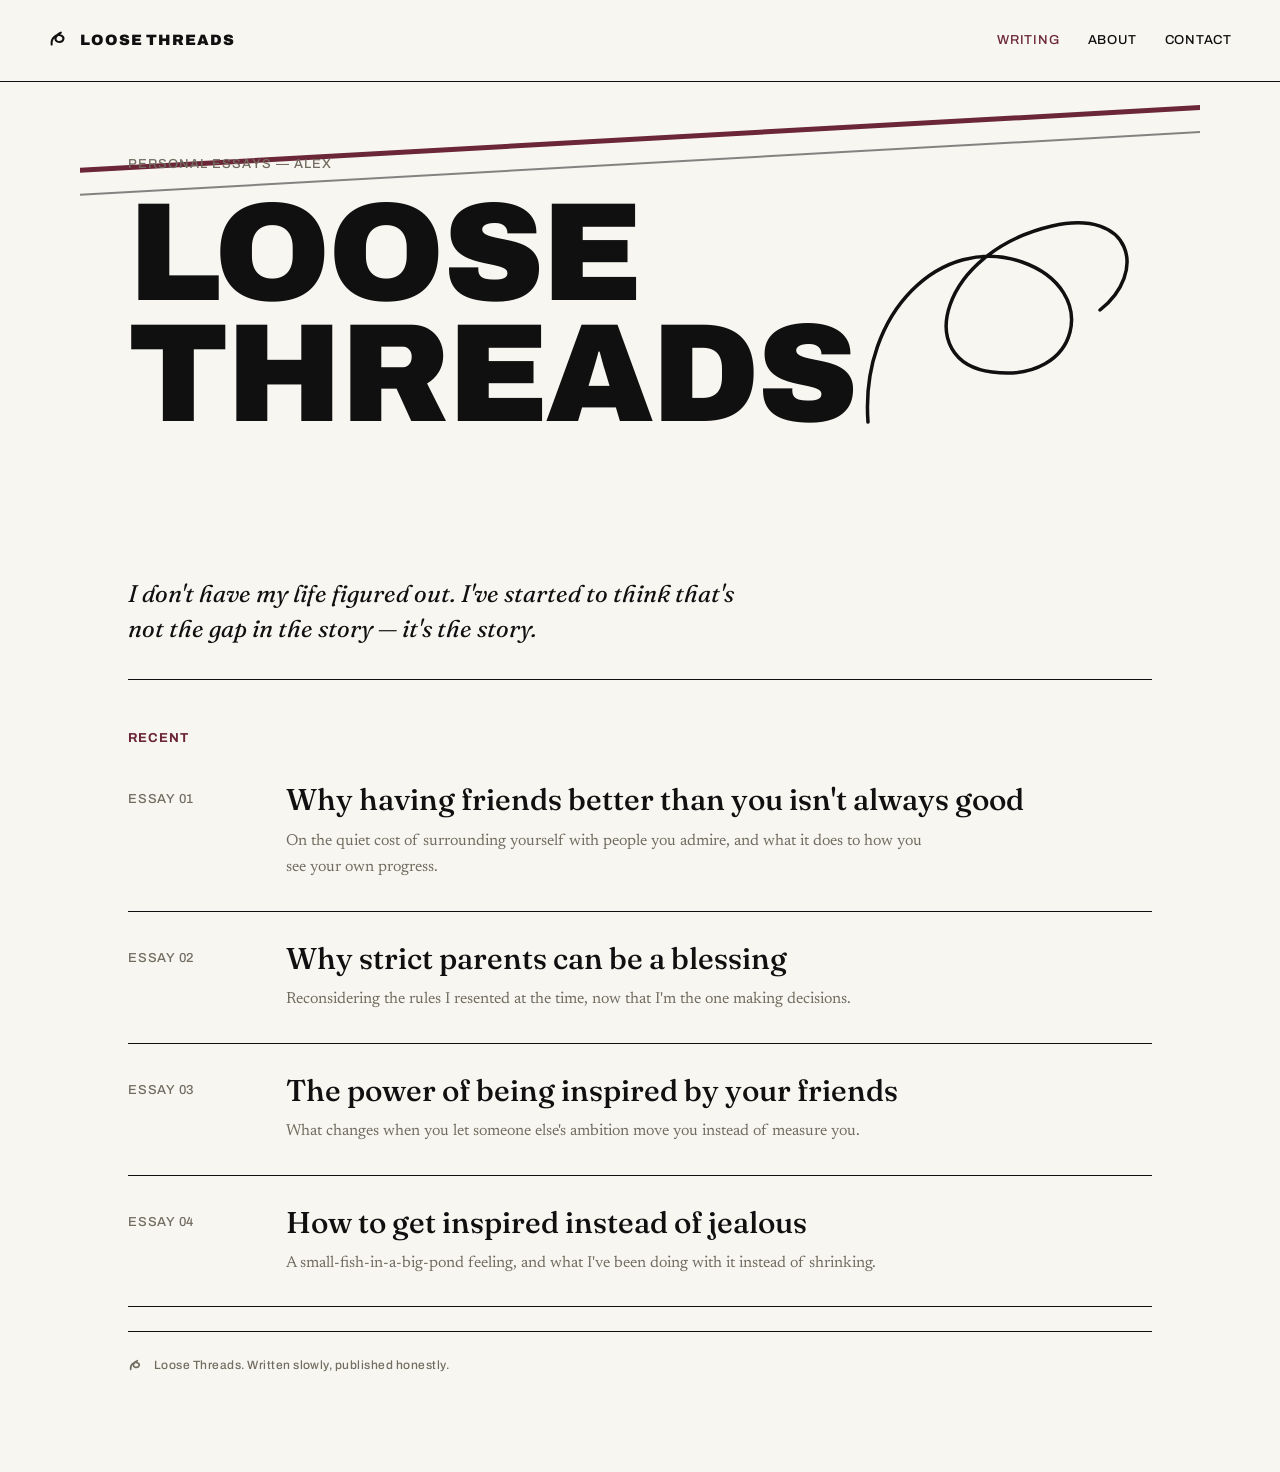
<file: index.html>
<!DOCTYPE html>
<html lang="en">
<head>
<meta charset="UTF-8">
<meta name="viewport" content="width=device-width, initial-scale=1.0">
<title>Loose Threads — writing</title>
<meta name="description" content="Writing on people, uncertainty, and figuring it out.">
<link rel="stylesheet" href="style.css">
</head>
<body>

<div class="topnav">
  <a href="index.html" class="wordmark">
    <svg class="mark" viewBox="0 0 48 48" aria-hidden="true"><path d="M8,34 C6,20 18,10 28,14 C38,18 34,30 22,28 C12,26 16,12 28,8"/></svg>
    Loose Threads
  </a>
  <nav class="primary" aria-label="Primary">
    <a href="index.html" aria-current="page">Writing</a>
    <a href="about.html">About</a>
    <a href="contact.html">Contact</a>
  </nav>
</div>

<div class="wrap ribbon-wrap">
  <div class="ribbon r1"></div>
  <div class="ribbon r2"></div>

  <section class="hero">
    <div>
      <p class="hero-eyebrow">Personal essays &mdash; Alex</p>
      <h1 class="hero-title">LOOSE<br>THREADS</h1>
    </div>
    <div class="hero-art">
      <svg viewBox="0 0 340 340" aria-hidden="true">
        <path d="M56,260 C48,150 130,72 210,100 C290,128 268,222 180,210 C100,200 128,90 240,64 C320,46 336,110 288,148"/>
      </svg>
    </div>
    <p class="hero-line">I don't have my life figured out. I've started to think that's not the gap in the story — it's the story.</p>
  </section>

  <main>
    <p class="section-label">Recent</p>

    <ul class="essay-list">
      <li class="essay-item">
        <span class="essay-date">Essay 01</span>
        <div>
          <h2 class="essay-title"><a href="friends-better-than-you.html">Why having friends better than you isn't always good</a></h2>
          <p class="essay-excerpt">On the quiet cost of surrounding yourself with people you admire, and what it does to how you see your own progress.</p>
        </div>
      </li>

      <li class="essay-item">
        <span class="essay-date">Essay 02</span>
        <div>
          <h2 class="essay-title"><a href="strict-parents.html">Why strict parents can be a blessing</a></h2>
          <p class="essay-excerpt">Reconsidering the rules I resented at the time, now that I'm the one making decisions.</p>
        </div>
      </li>

      <li class="essay-item">
        <span class="essay-date">Essay 03</span>
        <div>
          <h2 class="essay-title"><a href="inspired-by-friends.html">The power of being inspired by your friends</a></h2>
          <p class="essay-excerpt">What changes when you let someone else's ambition move you instead of measure you.</p>
        </div>
      </li>

      <li class="essay-item">
        <span class="essay-date">Essay 04</span>
        <div>
          <h2 class="essay-title"><a href="inspired-not-jealous.html">How to get inspired instead of jealous</a></h2>
          <p class="essay-excerpt">A small-fish-in-a-big-pond feeling, and what I've been doing with it instead of shrinking.</p>
        </div>
      </li>
    </ul>

    <footer class="site-footer">
      <svg class="mark" viewBox="0 0 48 48" aria-hidden="true"><path d="M8,34 C6,20 18,10 28,14 C38,18 34,30 22,28 C12,26 16,12 28,8"/></svg>
      Loose Threads. Written slowly, published honestly.
    </footer>
  </main>

</div>
</body>
</html>
</file>
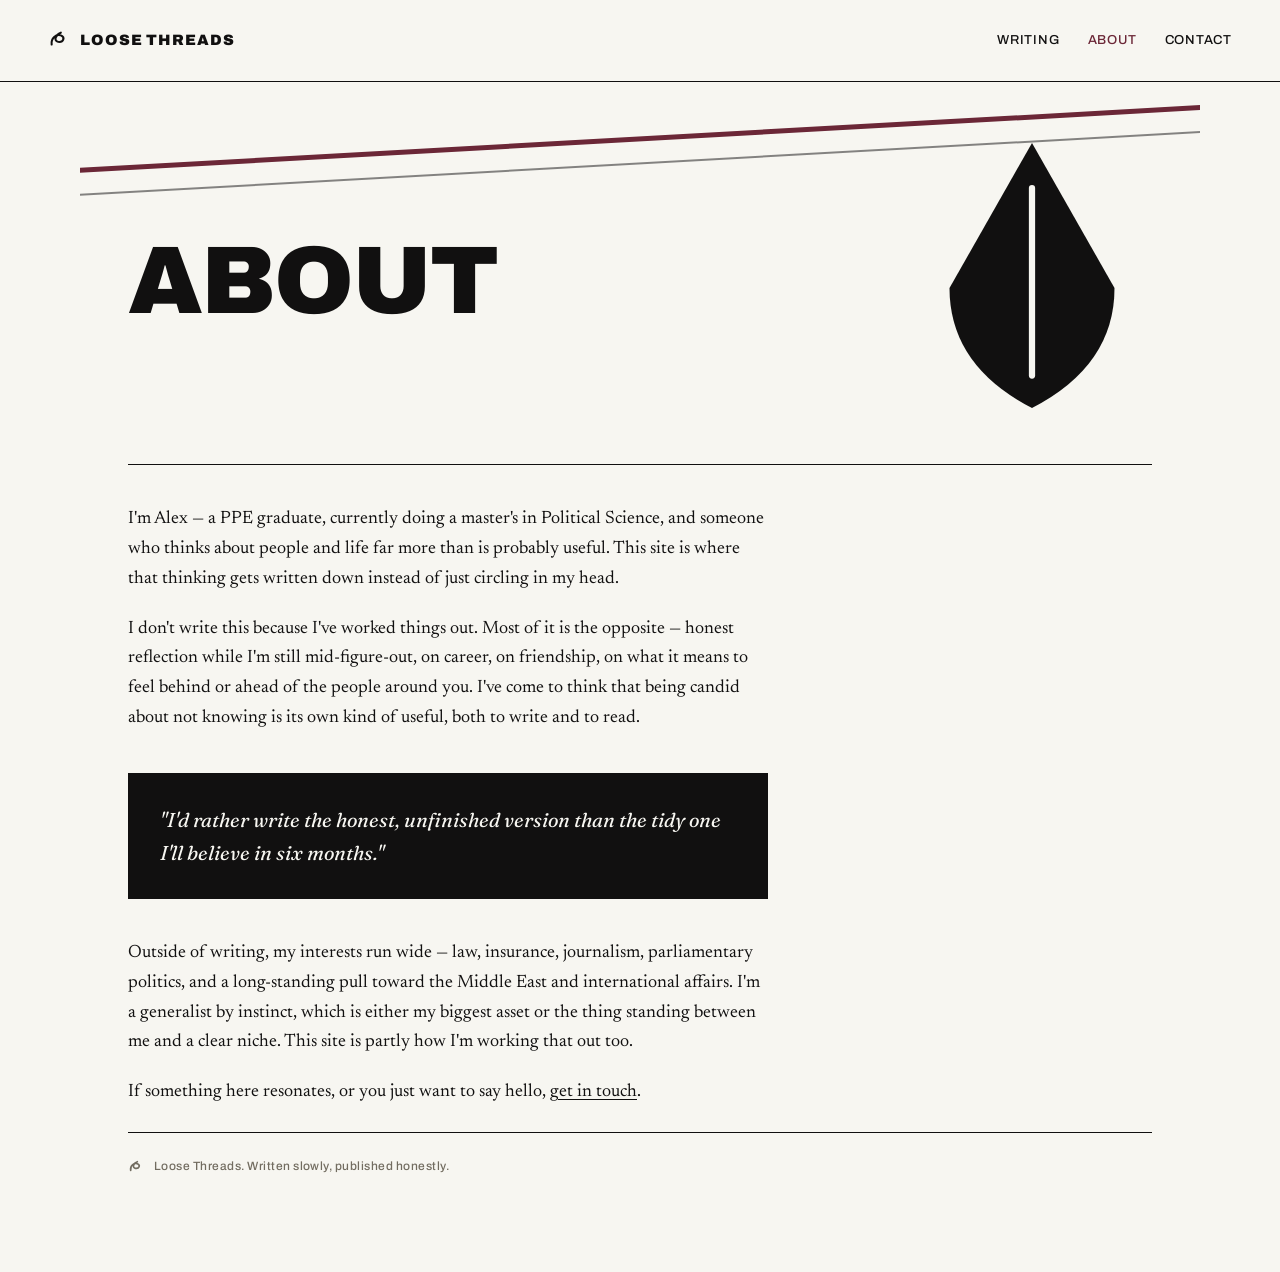
<file: about.html>
<!DOCTYPE html>
<html lang="en">
<head>
<meta charset="UTF-8">
<meta name="viewport" content="width=device-width, initial-scale=1.0">
<title>About — Loose Threads</title>
<link rel="stylesheet" href="style.css">
</head>
<body>

<div class="topnav">
  <a href="index.html" class="wordmark">
    <svg class="mark" viewBox="0 0 48 48" aria-hidden="true"><path d="M8,34 C6,20 18,10 28,14 C38,18 34,30 22,28 C12,26 16,12 28,8"/></svg>
    Loose Threads
  </a>
  <nav class="primary" aria-label="Primary">
    <a href="index.html">Writing</a>
    <a href="about.html" aria-current="page">About</a>
    <a href="contact.html">Contact</a>
  </nav>
</div>

<div class="wrap ribbon-wrap">
  <div class="ribbon r1"></div>
  <div class="ribbon r2"></div>

  <div class="page-header">
    <h1 class="page-title">ABOUT</h1>
    <div class="page-art">
      <svg viewBox="0 0 160 220" aria-hidden="true">
        <path class="nib-fill" d="M80,4 L146,120 Q146,182 80,216 Q14,182 14,120 Z"/>
        <path class="nib-slit" d="M80,40 L80,190"/>
      </svg>
    </div>
  </div>

  <main>
    <div class="about-body">
      <p>I'm Alex — a PPE graduate, currently doing a master's in Political Science, and someone who thinks about people and life far more than is probably useful. This site is where that thinking gets written down instead of just circling in my head.</p>

      <p>I don't write this because I've worked things out. Most of it is the opposite — honest reflection while I'm still mid-figure-out, on career, on friendship, on what it means to feel behind or ahead of the people around you. I've come to think that being candid about not knowing is its own kind of useful, both to write and to read.</p>

      <div class="pull-panel">
        <p>"I'd rather write the honest, unfinished version than the tidy one I'll believe in six months."</p>
      </div>

      <p>Outside of writing, my interests run wide — law, insurance, journalism, parliamentary politics, and a long-standing pull toward the Middle East and international affairs. I'm a generalist by instinct, which is either my biggest asset or the thing standing between me and a clear niche. This site is partly how I'm working that out too.</p>

      <p>If something here resonates, or you just want to say hello, <a href="contact.html">get in touch</a>.</p>
    </div>

    <footer class="site-footer">
      <svg class="mark" viewBox="0 0 48 48" aria-hidden="true"><path d="M8,34 C6,20 18,10 28,14 C38,18 34,30 22,28 C12,26 16,12 28,8"/></svg>
      Loose Threads. Written slowly, published honestly.
    </footer>
  </main>
</div>
</body>
</html>
</file>
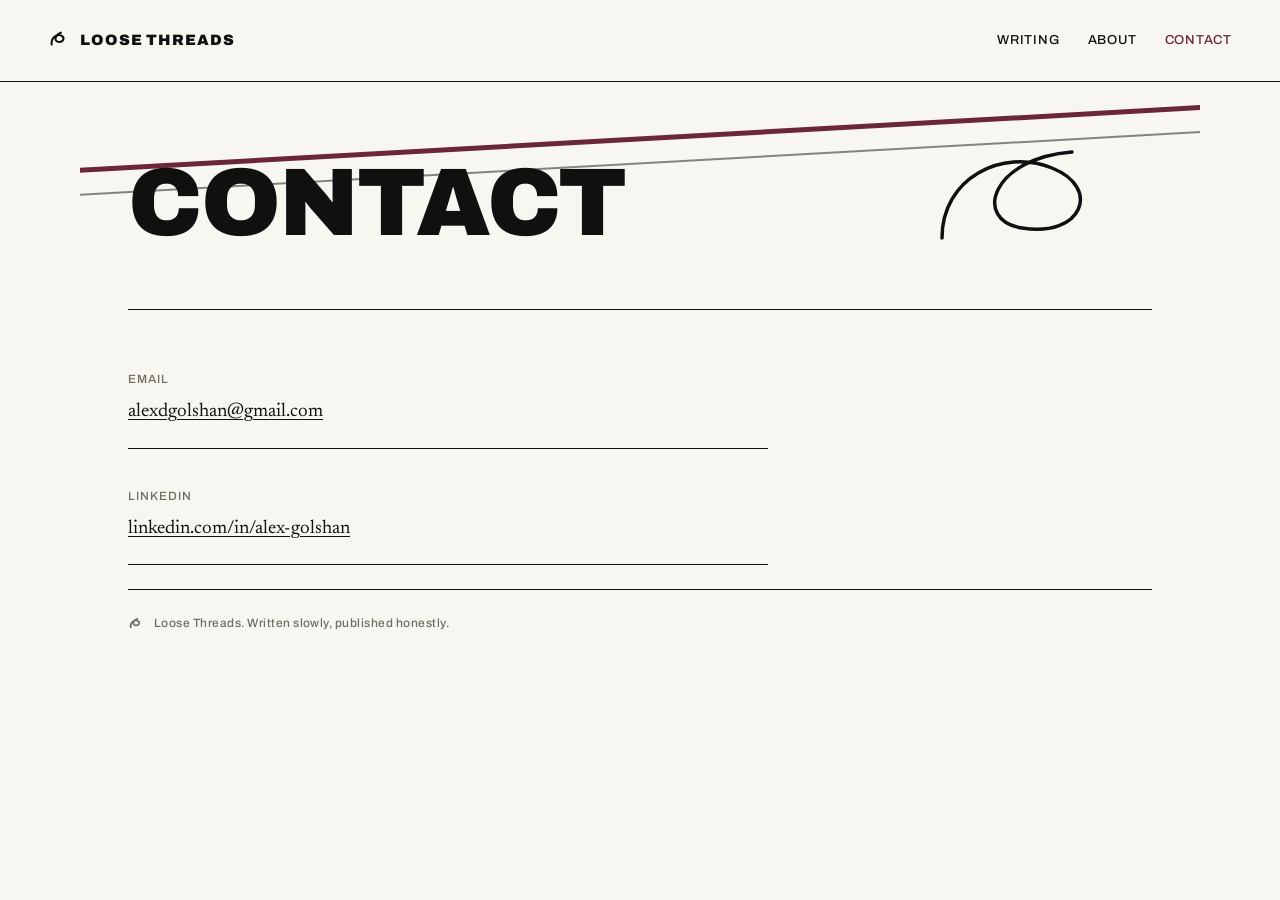
<file: contact.html>
<!DOCTYPE html>
<html lang="en">
<head>
<meta charset="UTF-8">
<meta name="viewport" content="width=device-width, initial-scale=1.0">
<title>Contact — Loose Threads</title>
<link rel="stylesheet" href="style.css">
</head>
<body>

<div class="topnav">
  <a href="index.html" class="wordmark">
    <svg class="mark" viewBox="0 0 48 48" aria-hidden="true"><path d="M8,34 C6,20 18,10 28,14 C38,18 34,30 22,28 C12,26 16,12 28,8"/></svg>
    Loose Threads
  </a>
  <nav class="primary" aria-label="Primary">
    <a href="index.html">Writing</a>
    <a href="about.html">About</a>
    <a href="contact.html" aria-current="page">Contact</a>
  </nav>
</div>

<div class="wrap ribbon-wrap">
  <div class="ribbon r1"></div>
  <div class="ribbon r2"></div>

  <div class="page-header">
    <h1 class="page-title">CONTACT</h1>
    <div class="page-art">
      <svg viewBox="0 0 200 120" aria-hidden="true">
        <path d="M10,100 C10,40 70,10 120,30 C170,50 150,100 90,90 C40,82 60,20 140,14"/>
      </svg>
    </div>
  </div>

  <main>
    <div class="contact-block">
      <p class="contact-line"><span class="label">Email</span><a href="mailto:alexdgolshan@gmail.com">alexdgolshan@gmail.com</a></p>
      <p class="contact-line"><span class="label">LinkedIn</span><a href="https://www.linkedin.com/in/alex-golshan-40aa69221" target="_blank" rel="noopener">linkedin.com/in/alex-golshan</a></p>
    </div>

    <footer class="site-footer">
      <svg class="mark" viewBox="0 0 48 48" aria-hidden="true"><path d="M8,34 C6,20 18,10 28,14 C38,18 34,30 22,28 C12,26 16,12 28,8"/></svg>
      Loose Threads. Written slowly, published honestly.
    </footer>
  </main>
</div>
</body>
</html>
</file>
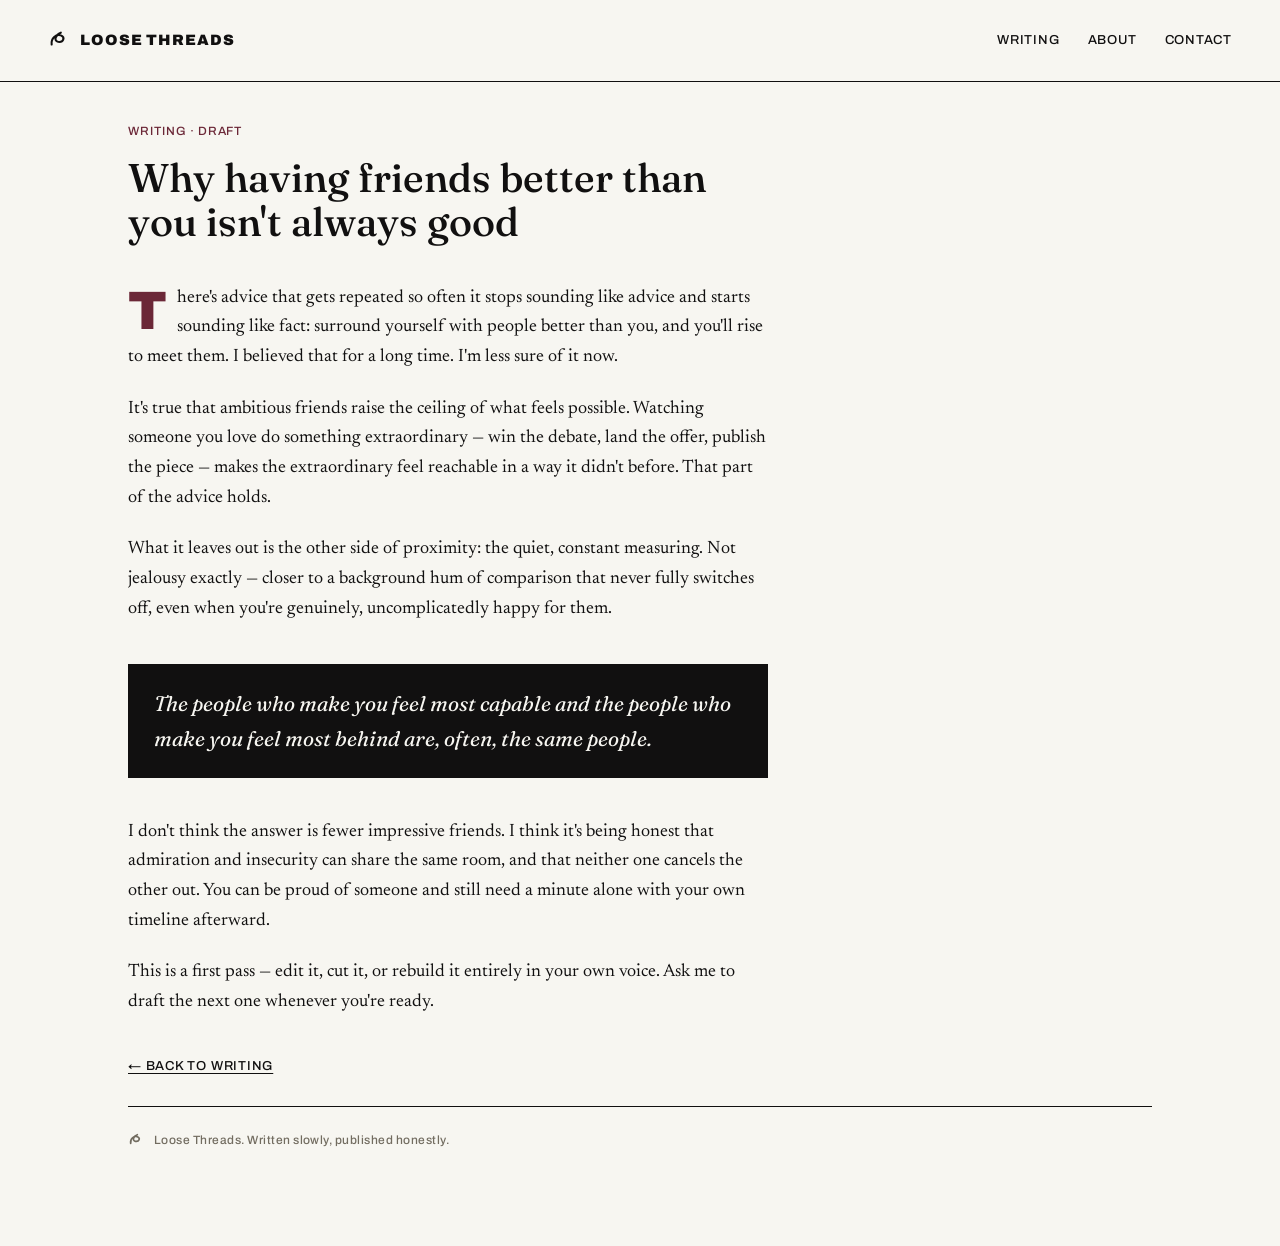
<file: friends-better-than-you.html>
<!DOCTYPE html>
<html lang="en">
<head>
<meta charset="UTF-8">
<meta name="viewport" content="width=device-width, initial-scale=1.0">
<title>Why having friends better than you isn't always good — Loose Threads</title>
<link rel="stylesheet" href="style.css">
</head>
<body>

<div class="topnav">
  <a href="index.html" class="wordmark">
    <svg class="mark" viewBox="0 0 48 48" aria-hidden="true"><path d="M8,34 C6,20 18,10 28,14 C38,18 34,30 22,28 C12,26 16,12 28,8"/></svg>
    Loose Threads
  </a>
  <nav class="primary" aria-label="Primary">
    <a href="index.html">Writing</a>
    <a href="about.html">About</a>
    <a href="contact.html">Contact</a>
  </nav>
</div>

<div class="wrap">
  <main>
    <div class="essay-header">
      <p class="essay-meta">Writing &middot; Draft</p>
      <h1 class="essay-h1">Why having friends better than you isn't always good</h1>
    </div>

    <div class="essay-body">
      <p>There's advice that gets repeated so often it stops sounding like advice and starts sounding like fact: surround yourself with people better than you, and you'll rise to meet them. I believed that for a long time. I'm less sure of it now.</p>

      <p>It's true that ambitious friends raise the ceiling of what feels possible. Watching someone you love do something extraordinary — win the debate, land the offer, publish the piece — makes the extraordinary feel reachable in a way it didn't before. That part of the advice holds.</p>

      <p>What it leaves out is the other side of proximity: the quiet, constant measuring. Not jealousy exactly — closer to a background hum of comparison that never fully switches off, even when you're genuinely, uncomplicatedly happy for them.</p>

      <blockquote>The people who make you feel most capable and the people who make you feel most behind are, often, the same people.</blockquote>

      <p>I don't think the answer is fewer impressive friends. I think it's being honest that admiration and insecurity can share the same room, and that neither one cancels the other out. You can be proud of someone and still need a minute alone with your own timeline afterward.</p>

      <p>This is a first pass — edit it, cut it, or rebuild it entirely in your own voice. Ask me to draft the next one whenever you're ready.</p>
    </div>

    <a class="back-link" href="index.html">&larr; Back to writing</a>

    <footer class="site-footer">
      <svg class="mark" viewBox="0 0 48 48" aria-hidden="true"><path d="M8,34 C6,20 18,10 28,14 C38,18 34,30 22,28 C12,26 16,12 28,8"/></svg>
      Loose Threads. Written slowly, published honestly.
    </footer>
  </main>
</div>
</body>
</html>
</file>
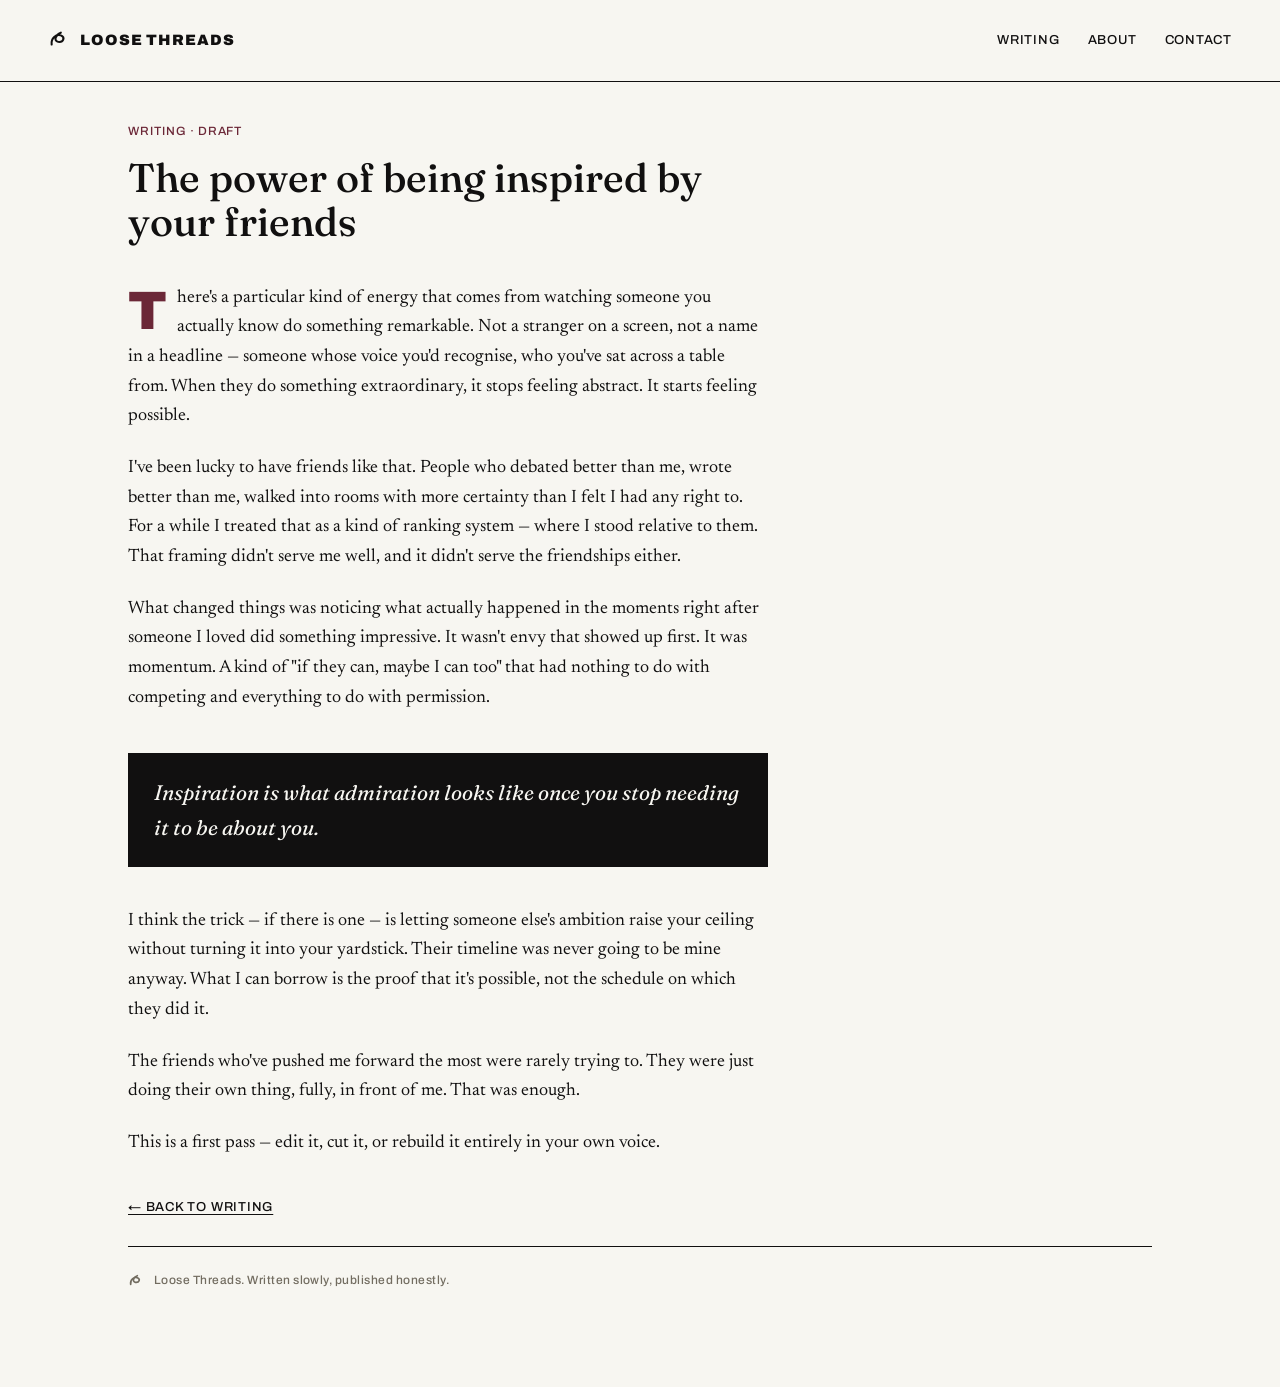
<file: inspired-by-friends.html>
<!DOCTYPE html>
<html lang="en">
<head>
<meta charset="UTF-8">
<meta name="viewport" content="width=device-width, initial-scale=1.0">
<title>The power of being inspired by your friends — Loose Threads</title>
<link rel="stylesheet" href="style.css">
</head>
<body>

<div class="topnav">
  <a href="index.html" class="wordmark">
    <svg class="mark" viewBox="0 0 48 48" aria-hidden="true"><path d="M8,34 C6,20 18,10 28,14 C38,18 34,30 22,28 C12,26 16,12 28,8"/></svg>
    Loose Threads
  </a>
  <nav class="primary" aria-label="Primary">
    <a href="index.html">Writing</a>
    <a href="about.html">About</a>
    <a href="contact.html">Contact</a>
  </nav>
</div>

<div class="wrap">
  <main>
    <div class="essay-header">
      <p class="essay-meta">Writing &middot; Draft</p>
      <h1 class="essay-h1">The power of being inspired by your friends</h1>
    </div>

    <div class="essay-body">
      <p>There's a particular kind of energy that comes from watching someone you actually know do something remarkable. Not a stranger on a screen, not a name in a headline — someone whose voice you'd recognise, who you've sat across a table from. When they do something extraordinary, it stops feeling abstract. It starts feeling possible.</p>

      <p>I've been lucky to have friends like that. People who debated better than me, wrote better than me, walked into rooms with more certainty than I felt I had any right to. For a while I treated that as a kind of ranking system — where I stood relative to them. That framing didn't serve me well, and it didn't serve the friendships either.</p>

      <p>What changed things was noticing what actually happened in the moments right after someone I loved did something impressive. It wasn't envy that showed up first. It was momentum. A kind of "if they can, maybe I can too" that had nothing to do with competing and everything to do with permission.</p>

      <blockquote>Inspiration is what admiration looks like once you stop needing it to be about you.</blockquote>

      <p>I think the trick — if there is one — is letting someone else's ambition raise your ceiling without turning it into your yardstick. Their timeline was never going to be mine anyway. What I can borrow is the proof that it's possible, not the schedule on which they did it.</p>

      <p>The friends who've pushed me forward the most were rarely trying to. They were just doing their own thing, fully, in front of me. That was enough.</p>

      <p>This is a first pass — edit it, cut it, or rebuild it entirely in your own voice.</p>
    </div>

    <a class="back-link" href="index.html">&larr; Back to writing</a>

    <footer class="site-footer">
      <svg class="mark" viewBox="0 0 48 48" aria-hidden="true"><path d="M8,34 C6,20 18,10 28,14 C38,18 34,30 22,28 C12,26 16,12 28,8"/></svg>
      Loose Threads. Written slowly, published honestly.
    </footer>
  </main>
</div>
</body>
</html>
</file>
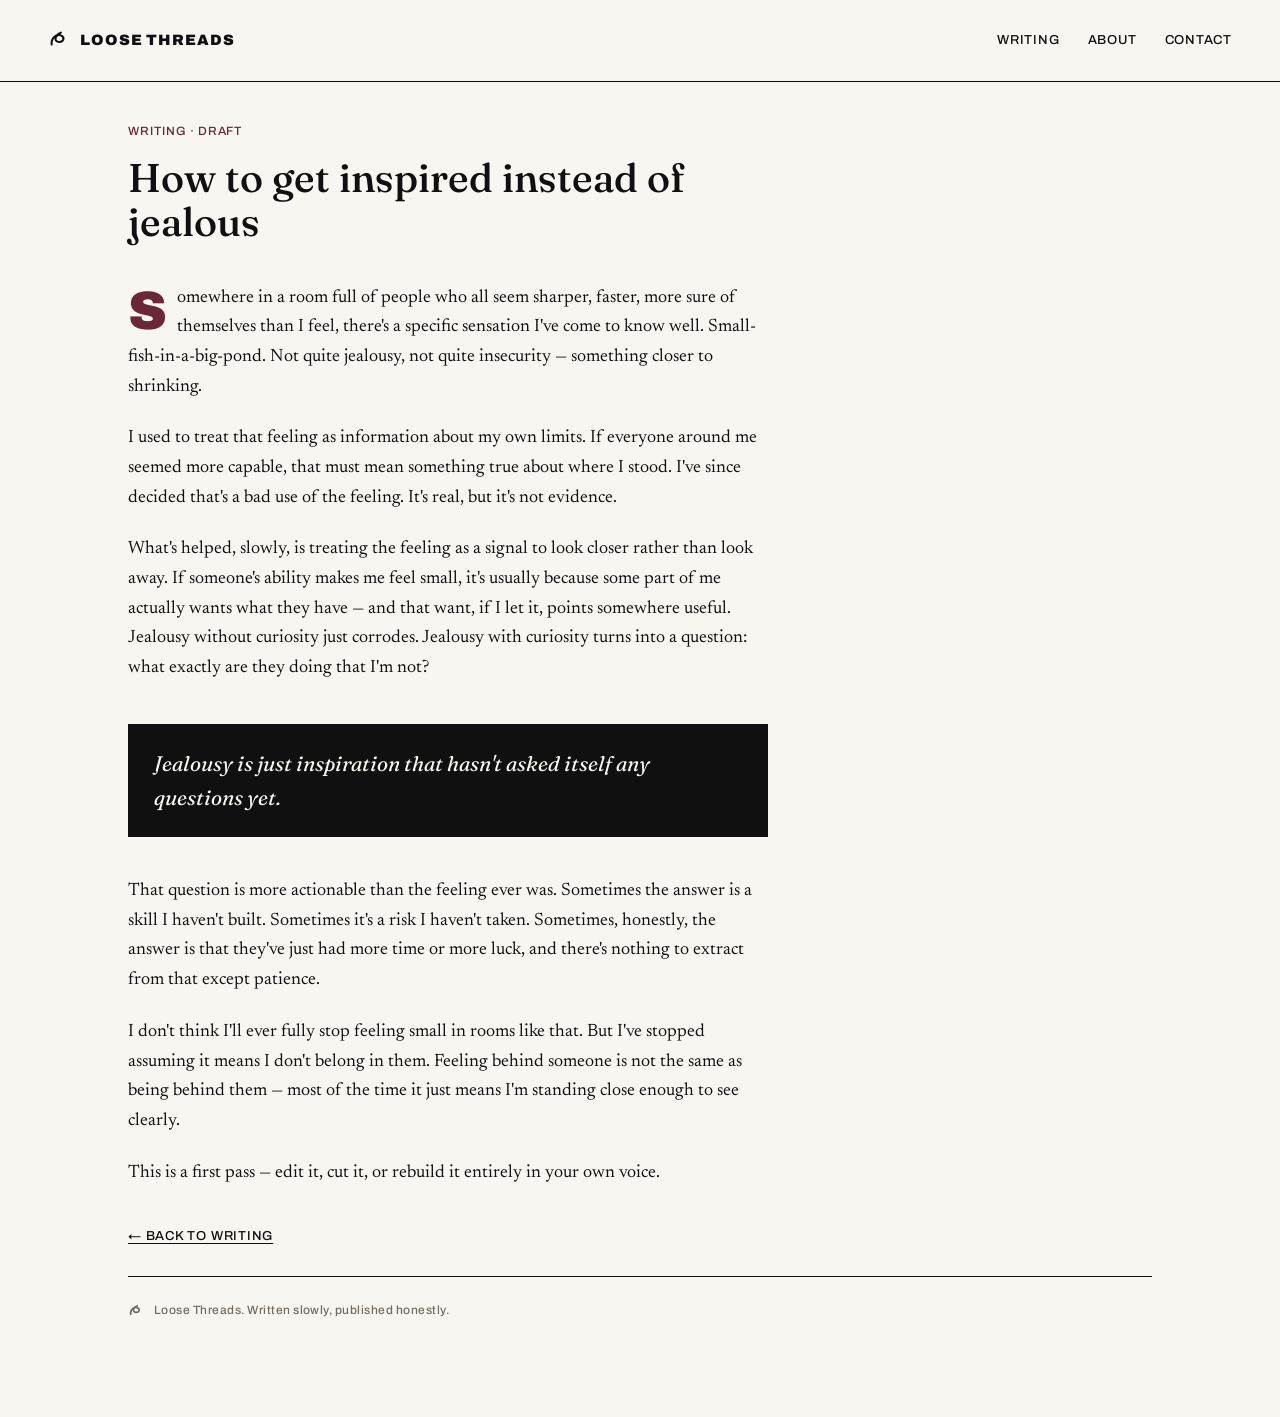
<file: inspired-not-jealous.html>
<!DOCTYPE html>
<html lang="en">
<head>
<meta charset="UTF-8">
<meta name="viewport" content="width=device-width, initial-scale=1.0">
<title>How to get inspired instead of jealous — Loose Threads</title>
<link rel="stylesheet" href="style.css">
</head>
<body>

<div class="topnav">
  <a href="index.html" class="wordmark">
    <svg class="mark" viewBox="0 0 48 48" aria-hidden="true"><path d="M8,34 C6,20 18,10 28,14 C38,18 34,30 22,28 C12,26 16,12 28,8"/></svg>
    Loose Threads
  </a>
  <nav class="primary" aria-label="Primary">
    <a href="index.html">Writing</a>
    <a href="about.html">About</a>
    <a href="contact.html">Contact</a>
  </nav>
</div>

<div class="wrap">
  <main>
    <div class="essay-header">
      <p class="essay-meta">Writing &middot; Draft</p>
      <h1 class="essay-h1">How to get inspired instead of jealous</h1>
    </div>

    <div class="essay-body">
      <p>Somewhere in a room full of people who all seem sharper, faster, more sure of themselves than I feel, there's a specific sensation I've come to know well. Small-fish-in-a-big-pond. Not quite jealousy, not quite insecurity — something closer to shrinking.</p>

      <p>I used to treat that feeling as information about my own limits. If everyone around me seemed more capable, that must mean something true about where I stood. I've since decided that's a bad use of the feeling. It's real, but it's not evidence.</p>

      <p>What's helped, slowly, is treating the feeling as a signal to look closer rather than look away. If someone's ability makes me feel small, it's usually because some part of me actually wants what they have — and that want, if I let it, points somewhere useful. Jealousy without curiosity just corrodes. Jealousy with curiosity turns into a question: what exactly are they doing that I'm not?</p>

      <blockquote>Jealousy is just inspiration that hasn't asked itself any questions yet.</blockquote>

      <p>That question is more actionable than the feeling ever was. Sometimes the answer is a skill I haven't built. Sometimes it's a risk I haven't taken. Sometimes, honestly, the answer is that they've just had more time or more luck, and there's nothing to extract from that except patience.</p>

      <p>I don't think I'll ever fully stop feeling small in rooms like that. But I've stopped assuming it means I don't belong in them. Feeling behind someone is not the same as being behind them — most of the time it just means I'm standing close enough to see clearly.</p>

      <p>This is a first pass — edit it, cut it, or rebuild it entirely in your own voice.</p>
    </div>

    <a class="back-link" href="index.html">&larr; Back to writing</a>

    <footer class="site-footer">
      <svg class="mark" viewBox="0 0 48 48" aria-hidden="true"><path d="M8,34 C6,20 18,10 28,14 C38,18 34,30 22,28 C12,26 16,12 28,8"/></svg>
      Loose Threads. Written slowly, published honestly.
    </footer>
  </main>
</div>
</body>
</html>
</file>
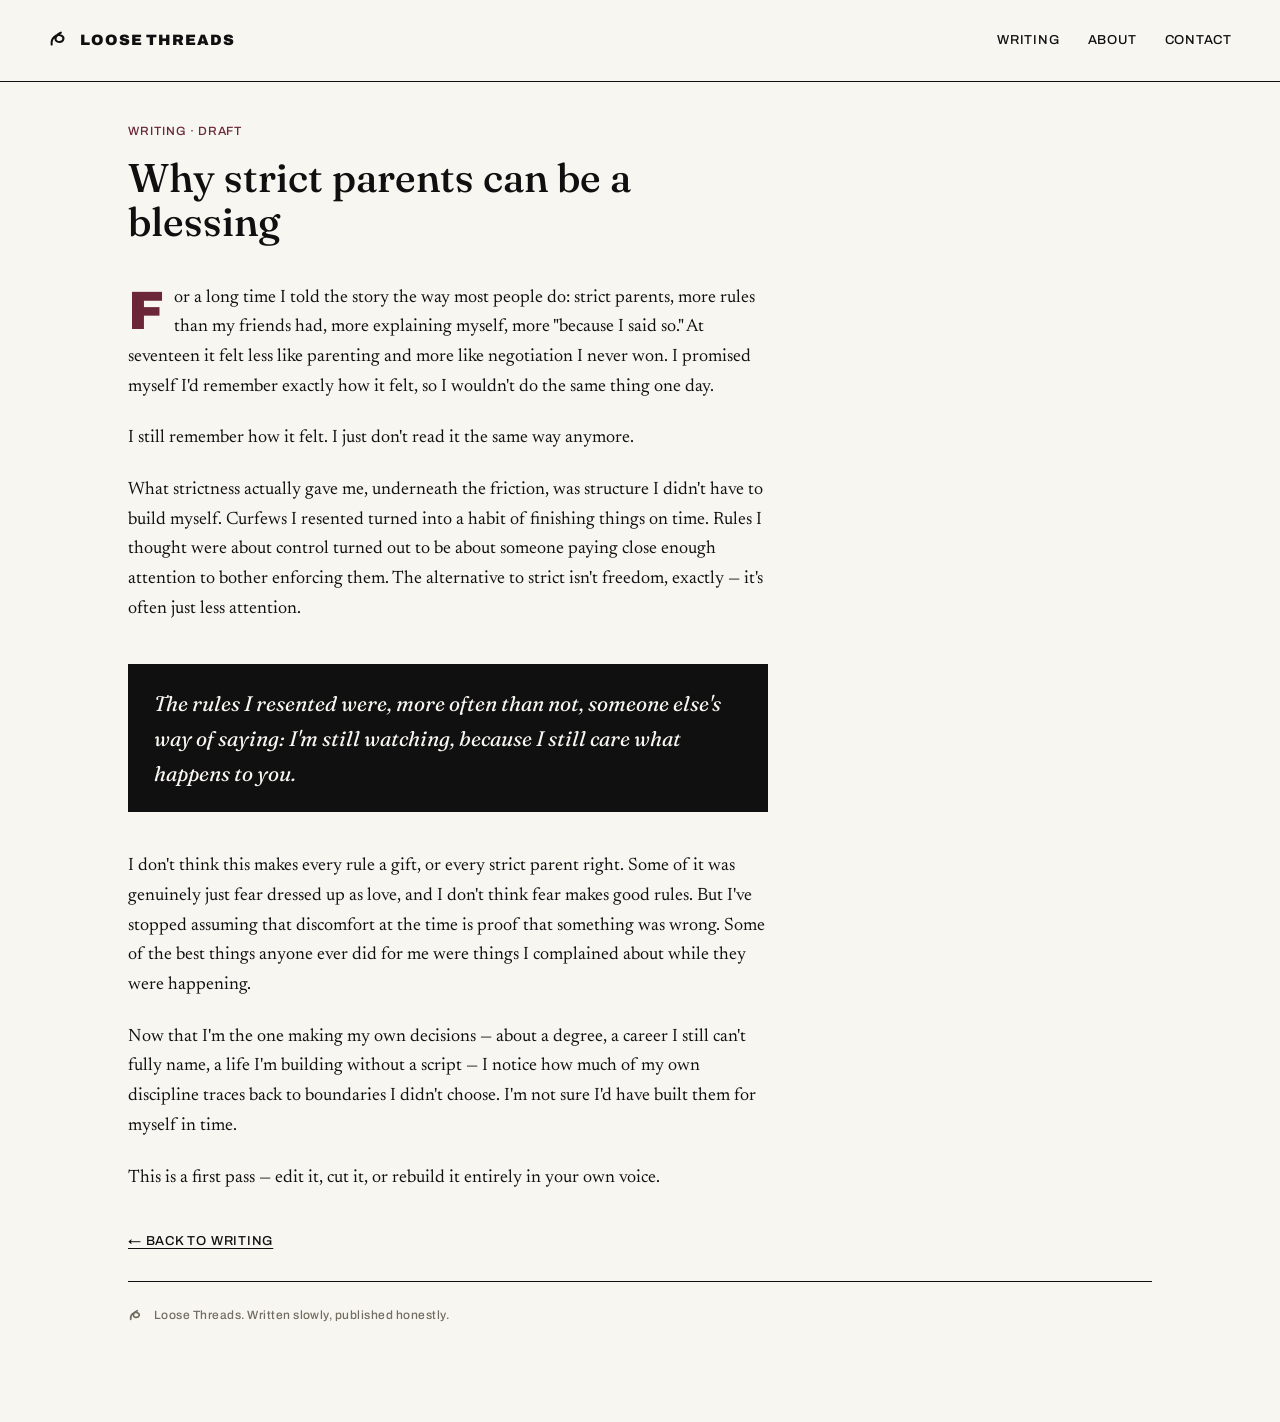
<file: strict-parents.html>
<!DOCTYPE html>
<html lang="en">
<head>
<meta charset="UTF-8">
<meta name="viewport" content="width=device-width, initial-scale=1.0">
<title>Why strict parents can be a blessing — Loose Threads</title>
<link rel="stylesheet" href="style.css">
</head>
<body>

<div class="topnav">
  <a href="index.html" class="wordmark">
    <svg class="mark" viewBox="0 0 48 48" aria-hidden="true"><path d="M8,34 C6,20 18,10 28,14 C38,18 34,30 22,28 C12,26 16,12 28,8"/></svg>
    Loose Threads
  </a>
  <nav class="primary" aria-label="Primary">
    <a href="index.html">Writing</a>
    <a href="about.html">About</a>
    <a href="contact.html">Contact</a>
  </nav>
</div>

<div class="wrap">
  <main>
    <div class="essay-header">
      <p class="essay-meta">Writing &middot; Draft</p>
      <h1 class="essay-h1">Why strict parents can be a blessing</h1>
    </div>

    <div class="essay-body">
      <p>For a long time I told the story the way most people do: strict parents, more rules than my friends had, more explaining myself, more "because I said so." At seventeen it felt less like parenting and more like negotiation I never won. I promised myself I'd remember exactly how it felt, so I wouldn't do the same thing one day.</p>

      <p>I still remember how it felt. I just don't read it the same way anymore.</p>

      <p>What strictness actually gave me, underneath the friction, was structure I didn't have to build myself. Curfews I resented turned into a habit of finishing things on time. Rules I thought were about control turned out to be about someone paying close enough attention to bother enforcing them. The alternative to strict isn't freedom, exactly — it's often just less attention.</p>

      <blockquote>The rules I resented were, more often than not, someone else's way of saying: I'm still watching, because I still care what happens to you.</blockquote>

      <p>I don't think this makes every rule a gift, or every strict parent right. Some of it was genuinely just fear dressed up as love, and I don't think fear makes good rules. But I've stopped assuming that discomfort at the time is proof that something was wrong. Some of the best things anyone ever did for me were things I complained about while they were happening.</p>

      <p>Now that I'm the one making my own decisions — about a degree, a career I still can't fully name, a life I'm building without a script — I notice how much of my own discipline traces back to boundaries I didn't choose. I'm not sure I'd have built them for myself in time.</p>

      <p>This is a first pass — edit it, cut it, or rebuild it entirely in your own voice.</p>
    </div>

    <a class="back-link" href="index.html">&larr; Back to writing</a>

    <footer class="site-footer">
      <svg class="mark" viewBox="0 0 48 48" aria-hidden="true"><path d="M8,34 C6,20 18,10 28,14 C38,18 34,30 22,28 C12,26 16,12 28,8"/></svg>
      Loose Threads. Written slowly, published honestly.
    </footer>
  </main>
</div>
</body>
</html>
</file>
<file: style.css>
/* Loose Threads — editorial design system v3 */

@import url('https://fonts.googleapis.com/css2?family=Archivo:wght@500;700;900&family=Fraunces:ital,opsz,wght@0,9..144,500;1,9..144,400;1,9..144,500&family=Newsreader:ital,wght@0,400;0,500;1,400&display=swap');

:root{
  --ink: #111010;
  --paper: #F7F6F1;
  --wine: #6B2737;
  --grey: #726C60;
  --rule: #111010;
  --max: 640px;
}

*{ box-sizing: border-box; }
html{ scroll-behavior: smooth; }

@media (prefers-reduced-motion: reduce){
  html{ scroll-behavior: auto; }
  *{ animation-duration: 0.01ms !important; transition-duration: 0.01ms !important; }
}

body{
  margin: 0;
  background: var(--paper);
  color: var(--ink);
  font-family: 'Newsreader', Georgia, serif;
  font-size: 18px;
  line-height: 1.65;
  -webkit-font-smoothing: antialiased;
}

a{ color: var(--ink); text-decoration-thickness: 1px; text-underline-offset: 3px; }
a:hover{ color: var(--wine); }
a:focus-visible, button:focus-visible{ outline: 2px solid var(--wine); outline-offset: 3px; }

/* Top navigation */
.topnav{
  display: flex;
  align-items: center;
  justify-content: space-between;
  padding: 28px 48px;
  border-bottom: 1px solid var(--rule);
}
@media (max-width: 640px){
  .topnav{ padding: 22px 20px; flex-wrap: wrap; gap: 14px; }
}
.wordmark{
  display: inline-flex;
  align-items: center;
  gap: 10px;
  font-family: 'Archivo', sans-serif;
  font-weight: 900;
  font-size: 15px;
  letter-spacing: 0.06em;
  text-transform: uppercase;
  color: var(--ink);
  text-decoration: none;
}
.mark{ width: 22px; height: 22px; flex-shrink: 0; }
.mark path{ fill: none; stroke: var(--ink); stroke-width: 4.5; stroke-linecap: round; }
.wordmark:hover .mark path{ stroke: var(--wine); }
nav.primary{ display: flex; gap: 28px; }
nav.primary a{
  font-family: 'Archivo', sans-serif;
  font-weight: 500;
  font-size: 13px;
  letter-spacing: 0.06em;
  text-transform: uppercase;
  color: var(--ink);
  text-decoration: none;
}
nav.primary a[aria-current="page"]{ color: var(--wine); }
nav.primary a:hover{ color: var(--wine); }

.wrap{ max-width: 1120px; margin: 0 auto; padding: 0 48px; }
@media (max-width: 640px){ .wrap{ padding: 0 20px; } }

/* Diagonal thread ribbon — the recurring brand device */
.ribbon-wrap{ position: relative; overflow: hidden; }
.ribbon{
  position: absolute;
  left: -10%;
  width: 120%;
  height: 5px;
  background: var(--wine);
  transform-origin: left center;
}
.ribbon.r1{ top: 92px; transform: rotate(-3.2deg); }
.ribbon.r2{ top: 118px; height: 2px; background: var(--ink); transform: rotate(-3.2deg); opacity: 0.5; }
@media (max-width: 640px){
  .ribbon.r1{ top: 118px; }
  .ribbon.r2{ top: 138px; }
}

/* Homepage hero */
.hero{
  position: relative;
  padding: 72px 0 0;
  border-bottom: 1px solid var(--rule);
  display: grid;
  grid-template-columns: minmax(0,1fr) 340px;
  gap: 24px;
  align-items: start;
}
@media (max-width: 900px){
  .hero{ grid-template-columns: 1fr; padding-bottom: 24px; }
}
.hero-eyebrow{
  font-family: 'Archivo', sans-serif;
  font-weight: 500;
  font-size: 13px;
  letter-spacing: 0.08em;
  text-transform: uppercase;
  color: var(--grey);
  margin: 0 0 18px 0;
  position: relative;
  z-index: 2;
}
.hero-title{
  font-family: 'Archivo', sans-serif;
  font-weight: 900;
  font-size: clamp(64px, 11vw, 140px);
  line-height: 0.86;
  letter-spacing: -0.02em;
  margin: 0;
  color: var(--ink);
  animation: settle 0.5s ease-out;
  position: relative;
  z-index: 2;
}
@keyframes settle{
  from{ opacity: 0; transform: translateY(8px); }
  to{ opacity: 1; transform: translateY(0); }
}

.hero-art{
  position: relative;
  z-index: 1;
  padding-top: 8px;
}
.hero-art svg{ width: 100%; height: auto; max-width: 340px; }
.hero-art path{ fill: none; stroke: var(--ink); stroke-width: 3.5; stroke-linecap: round; stroke-linejoin: round; }
@media (max-width: 900px){
  .hero-art{ max-width: 220px; margin: 8px 0 0; opacity: 0.9; }
}

.hero-line{
  font-family: 'Fraunces', Georgia, serif;
  font-style: italic;
  font-weight: 400;
  font-size: 24px;
  line-height: 1.45;
  max-width: var(--max);
  margin: 40px 0 32px 0;
  color: var(--ink);
  position: relative;
  z-index: 2;
  grid-column: 1 / -1;
}

/* Section label */
.section-label{
  font-family: 'Archivo', sans-serif;
  font-weight: 700;
  font-size: 13px;
  letter-spacing: 0.08em;
  text-transform: uppercase;
  color: var(--wine);
  margin: 48px 0 4px 0;
}

/* Writing index */
.essay-list{ list-style: none; margin: 0; padding: 0; }
.essay-item{
  padding: 30px 0;
  border-bottom: 1px solid var(--rule);
  display: grid;
  grid-template-columns: 130px minmax(0,1fr);
  gap: 28px;
  transition: opacity 0.15s ease;
}
.essay-item:hover{ opacity: 0.6; }
@media (max-width: 620px){
  .essay-item{ grid-template-columns: 1fr; gap: 6px; }
}
.essay-date{
  font-family: 'Archivo', sans-serif;
  font-weight: 500;
  font-size: 13px;
  letter-spacing: 0.06em;
  text-transform: uppercase;
  color: var(--grey);
  padding-top: 6px;
}
.essay-title{
  font-family: 'Fraunces', Georgia, serif;
  font-weight: 500;
  font-size: 30px;
  line-height: 1.15;
  margin: 0 0 10px 0;
}
.essay-title a{ color: var(--ink); text-decoration: none; }
.essay-title a:hover{ color: var(--wine); }
.essay-excerpt{
  color: var(--grey);
  font-size: 16px;
  max-width: var(--max);
  margin: 0;
}
.essay-status{
  display: inline-block;
  font-family: 'Archivo', sans-serif;
  font-weight: 500;
  font-size: 12px;
  letter-spacing: 0.06em;
  text-transform: uppercase;
  color: var(--wine);
  margin-top: 8px;
}

/* Page header (About / Contact / Writing article listing) */
.page-header{
  position: relative;
  padding: 56px 0 40px;
  border-bottom: 1px solid var(--rule);
  display: grid;
  grid-template-columns: minmax(0,1fr) 220px;
  gap: 24px;
  align-items: center;
}
@media (max-width: 760px){
  .page-header{ grid-template-columns: 1fr; }
}
.page-title{
  font-family: 'Archivo', sans-serif;
  font-weight: 900;
  font-size: clamp(52px, 9vw, 96px);
  line-height: 0.9;
  letter-spacing: -0.02em;
  margin: 0;
  position: relative;
  z-index: 2;
}
.page-art{ position: relative; z-index: 1; }
.page-art svg{ width: 100%; height: auto; max-width: 200px; }
.page-art path{ fill: none; stroke: var(--ink); stroke-width: 3.5; stroke-linecap: round; stroke-linejoin: round; }
.page-art .nib-fill{ fill: var(--ink); stroke: none; }
.page-art .nib-slit{ stroke: var(--paper); stroke-width: 5; }
@media (max-width: 760px){
  .page-art{ max-width: 130px; margin-top: 12px; }
}

main{ padding-bottom: 96px; }

/* About body */
.about-body{ max-width: var(--max); margin-top: 40px; }
.about-body p{ margin: 0 0 20px 0; }
.pull-panel{
  background: var(--ink);
  color: var(--paper);
  padding: 30px 32px;
  margin: 40px 0;
  max-width: var(--max);
}
.pull-panel p{
  margin: 0;
  font-family: 'Fraunces', Georgia, serif;
  font-style: italic;
  font-size: 20px;
}

/* Contact */
.contact-block{ max-width: var(--max); margin-top: 40px; }
.contact-line{
  padding: 20px 0;
  border-bottom: 1px solid var(--rule);
}
.contact-line .label{
  font-family: 'Archivo', sans-serif;
  font-weight: 500;
  font-size: 12px;
  letter-spacing: 0.08em;
  text-transform: uppercase;
  color: var(--grey);
  display: block;
  margin-bottom: 6px;
}
.contact-line a{ font-size: 19px; }

/* Article page */
.essay-header{ max-width: var(--max); margin-top: 40px; }
.essay-meta{
  font-family: 'Archivo', sans-serif;
  font-weight: 500;
  font-size: 12px;
  letter-spacing: 0.08em;
  text-transform: uppercase;
  color: var(--wine);
  margin-bottom: 14px;
}
h1.essay-h1{
  font-family: 'Fraunces', Georgia, serif;
  font-weight: 500;
  font-size: 40px;
  line-height: 1.1;
  margin: 0;
}
.essay-body{ max-width: var(--max); margin-top: 40px; }
.essay-body p{ margin: 0 0 22px 0; }
.essay-body p:first-of-type::first-letter{
  font-family: 'Archivo', sans-serif;
  font-weight: 900;
  font-size: 54px;
  float: left;
  line-height: 0.8;
  padding: 6px 10px 0 0;
  color: var(--wine);
}
blockquote{
  margin: 40px 0;
  padding: 22px 26px;
  background: var(--ink);
  color: var(--paper);
  font-family: 'Fraunces', Georgia, serif;
  font-style: italic;
  font-size: 21px;
}
.back-link{
  display: inline-block;
  margin-top: 16px;
  font-family: 'Archivo', sans-serif;
  font-weight: 500;
  font-size: 13px;
  letter-spacing: 0.06em;
  text-transform: uppercase;
}

footer.site-footer{
  display: flex;
  align-items: center;
  gap: 10px;
  border-top: 1px solid var(--rule);
  padding: 24px 0 0;
  font-family: 'Archivo', sans-serif;
  font-weight: 500;
  font-size: 12px;
  letter-spacing: 0.04em;
  color: var(--grey);
  margin-top: 24px;
}
footer.site-footer .mark{ width: 16px; height: 16px; }
footer.site-footer .mark path{ stroke: var(--grey); stroke-width: 5; }
</file>
